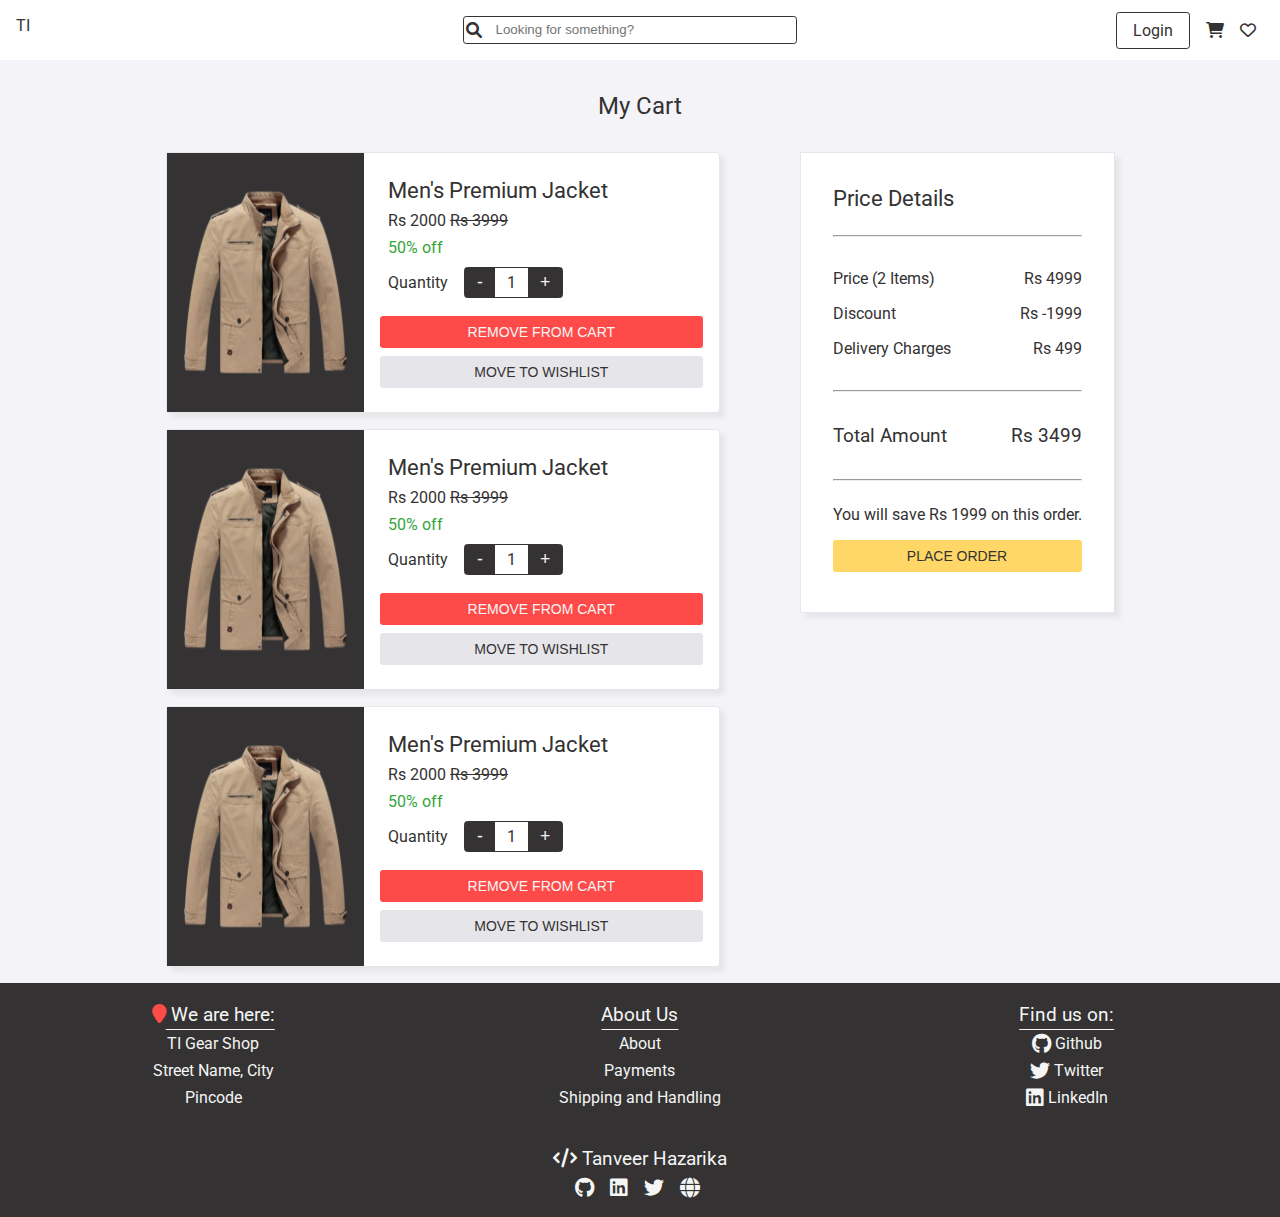
<file: routes/cart.html>
<!DOCTYPE html>
<html lang="en">

<head>
    <meta charset="UTF-8">
    <meta http-equiv="X-UA-Compatible" content="IE=edge">
    <meta name="viewport" content="width=device-width, initial-scale=1.0">
    <title>TI | Cart</title>

    <!-- Google fonts material icons -->
    <link href="https://fonts.googleapis.com/css2?family=Material+Icons" rel="stylesheet">

    <!-- Font Awesome CDN -->
    <link rel="stylesheet" href="https://cdnjs.cloudflare.com/ajax/libs/font-awesome/6.0.0/css/all.min.css" />

    <!-- <link rel="stylesheet" href="../css/nav-main.css" /> -->
    <link rel="stylesheet" href="../css/main.css">
</head>

<body>
    <!-- Primary container / body wrapper -->
    <div class="primary-container">
        <nav class="nav-main">
            <!-- Nav left -->
            <ul class="nav-main-left nav-main-ul">
                <li class="nav-main-li">
                    <a href="../index.html" class="nav-main-item">TI</a>
                </li>
            </ul>

            <!-- Nav middle -->
            <ul class="nav-main-middle nav-main-ul">
                <li class="nav-main-li">
                    <label for="nav-main-search" class="nav-item-search">
                        <i class="fa-solid fa-magnifying-glass nav-main-middle-icn"></i>
                        <input class="nav-item-search-input" type="text" placeholder="Looking for something?"
                            name="nav-search" />
                    </label>
                </li>
            </ul>

            <!-- Nav right -->
            <ul class="nav-main-right nav-main-ul">
                <li class="nav-main-li">
                    <a href="./login.html" class="nav-main-item nav-btn-login">Login</a>
                </li>
                <li class="nav-main-li">
                    <a href="./cart.html" class="nav-main-item">
                        <i class="fa-solid fa-cart-shopping"></i>
                    </a>
                </li>
                <li class="nav-main-li">
                    <a href="./wishlist.html" class="nav-main-item">
                        <i class="fa-regular fa-heart"></i>
                    </a>
                </li>
            </ul>
        </nav>

        <!-- Nav main ends -->

        <!-- Cart body -->

        <div class="cart-parent">
            <div class="cart-header">
                My Cart
            </div>


            <div class="cart-body-container">
                <div class="cart-body">

                    <!-- Cart Items -->

                    <div class="cart-items">
                        <div class="cart-item-card">
                            <img src="../assets/carousel/jacket.svg" 
                                alt="cart item image"
                                class="cart-item-img" />
                            <div class="cart-item-details">
                                <div class="cart-item-info">
                                    <p class="item-name">
                                        Men's Premium Jacket
                                    </p>
                                    <p class="item-price">Rs 2000 <strike>Rs 3999</strike> </p>
                                    <p class="item-discount">50% off</p>
                                    <div class="item-quantity">
                                        <p>Quantity</p>
                                        <div class="item-qty">
                                            <button class="item-qty-btn item-qty-minus">-</button>
                                            <div class="qty">1</div>
                                            <button class="item-qty-btn item-qty-add">+</button>
                                        </div>
                                    </div>
                                </div>
                                <div class="item-buttons">
                                    <button class="item-card-btn item-btn-cart">Remove From Cart</button>
                                    <button class="item-card-btn item-btn-wishlist">Move to Wishlist</button>
                                </div>
                            </div>
                        </div>

                        <div class="cart-item-card">
                            <img src="../assets/carousel/jacket.svg" 
                                alt="cart item image"
                                class="cart-item-img" />
                            <div class="cart-item-details">
                                <div class="cart-item-info">
                                    <p class="item-name">
                                        Men's Premium Jacket
                                    </p>
                                    <p class="item-price">Rs 2000 <strike>Rs 3999</strike> </p>
                                    <p class="item-discount">50% off</p>
                                    <div class="item-quantity">
                                        <p>Quantity</p>
                                        <div class="item-qty">
                                            <button class="item-qty-btn item-qty-minus">-</button>
                                            <div class="qty">1</div>
                                            <button class="item-qty-btn item-qty-add">+</button>
                                        </div>
                                    </div>
                                </div>
                                <div class="item-buttons">
                                    <button class="item-card-btn item-btn-cart">Remove From Cart</button>
                                    <button class="item-card-btn item-btn-wishlist">Move to Wishlist</button>
                                </div>
                            </div>
                        </div>

                        <div class="cart-item-card">
                            <img src="../assets/carousel/jacket.svg" 
                                alt="cart item image"
                                class="cart-item-img" />
                            <div class="cart-item-details">
                                <div class="cart-item-info">
                                    <p class="item-name">
                                        Men's Premium Jacket
                                    </p>
                                    <p class="item-price">Rs 2000 <strike>Rs 3999</strike> </p>
                                    <p class="item-discount">50% off</p>
                                    <div class="item-quantity">
                                        <p>Quantity</p>
                                        <div class="item-qty">
                                            <button class="item-qty-btn item-qty-minus">-</button>
                                            <div class="qty">1</div>
                                            <button class="item-qty-btn item-qty-add">+</button>
                                        </div>
                                    </div>
                                </div>
                                <div class="item-buttons">
                                    <button class="item-card-btn item-btn-cart">Remove From Cart</button>
                                    <button class="item-card-btn item-btn-wishlist">Move to Wishlist</button>
                                </div>
                            </div>
                        </div>
                    </div>

                    <!-- Cart Items -->

                    <!-- Cart Summary -->

                    <div class="cart-summary">
                        <div class="cart-summary-head">
                            Price Details
                        </div>
                        <hr />
                        <ul class="cart-summary-items">
                            <ul class="cart-summary-item">
                                <li class="summary-item">Price (2 Items)</li>
                                <li class="summary-item">Rs 4999</li>
                            </ul>

                            <ul class="cart-summary-item">
                                <li class="summary-item">Discount</li>
                                <li class="summary-item">Rs -1999</li>
                            </ul>

                            <ul class="cart-summary-item">
                                <li class="summary-item">Delivery Charges</li>
                                <li class="summary-item">Rs 499</li>
                            </ul>
                        </ul>
                        <hr />
                        <div class="cart-summary-total">
                            <ul class="cart-summary-item">
                                <li class="summary-item summary-total-item">Total Amount</li>
                                <li class="summary-item summary-total-item">Rs 3499</li>
                            </ul>
                        </div>
                        <hr />
                        <div class="cart-summary-savings">
                            You will save Rs 1999 on this order.
                        </div>

                        <div class="item-buttons">
                            <button class="item-card-btn summary-btn">Place Order</button>
                        </div>

                    </div>
                    
                    <!-- Cart Summary Ends -->
                
                </div>
            </div>
        </div>

        <!-- Cart body ends -->
    </div>

    <!-- Primary container ends -->

    <!-- Footer begins -->

    <footer class="footer">

        <ul class="footer-address footer-ul">
            <li class="footer-item footer-item-header">
                <i class="fa-solid fa-location-pin footer-location-icn"></i> We are here:
            </li>
            <li class="footer-item">
                TI Gear Shop
            </li>
            <li class="footer-item">
                Street Name, City
            </li>
            <li class="footer-item">
                Pincode
            </li>
        </ul>
        
        <ul class="footer-about footer-ul">
            <li class="footer-item footer-item-header">
                About Us
            </li>
            <li class="footer-item">
                <a href="#" class="footer-links">About</a>
            </li>
            <li class="footer-item">
                <a href="#" class="footer-links">Payments</a>
            </li>
            <li class="footer-item">
                <a href="#" class="footer-links">Shipping and Handling</a>
            </li>
        </ul>

        <ul class="footer-ul">
            <li class="footer-item footer-item-header">
                Find us on:
            </li>
            <li class="footer-item">
                <a class="footer-links" href="#" target="_blank"><i
                        class="fab fa-github fa-lg social-icn"></i>Github</a>
            </li>
            <li class="footer-item">
                <a class="footer-links" href="#" target="_blank"><i
                        class="fab fa-twitter fa-lg social-icn"></i>Twitter</a>
            </li>
            <li class="footer-item">
                <a class="footer-links" href="#" target="_blank"><i
                        class="fab fa-linkedin fa-lg social-icn"></i>LinkedIn</a>
            </li>
        </ul>

        <ul class="footer-socials-list">
            <li class="footer-item footer-item-header">
                <i class="fa-solid fa-code"></i> Tanveer Hazarika
            </li>
            <div>
                <li class="footer-item">
                    <a class="footer-links" href="https://www.github.com/tanveertkd" target="_blank"><i
                            class="fab fa-github fa-lg social-icn"></i></a>
                </li>
                <li class="footer-item">
                    <a class="footer-links" href="https://www.linkedin.com/in/tanveer-hazarika/" target="_blank"><i
                            class="fab fa-linkedin fa-lg social-icn"></i></a>
                </li>
                <li class="footer-item">
                    <a class="footer-links" href="https://twitter.com/HazarikaTanveer" target="_blank"><i
                            class="fab fa-twitter fa-lg social-icn"></i></a>
                </li class="footer-item">
    
                <li class="footer-item">
                    <a class="footer-links" href="https://tanveerswebsite.netlify.app/" target="_blank"><i
                            class="fas fa-globe fa-lg social-icn"></i></a>
                </li>
            </div>
        </ul>

    </footer>

    <!-- Footer Ends -->
</body>

</html>
</file>
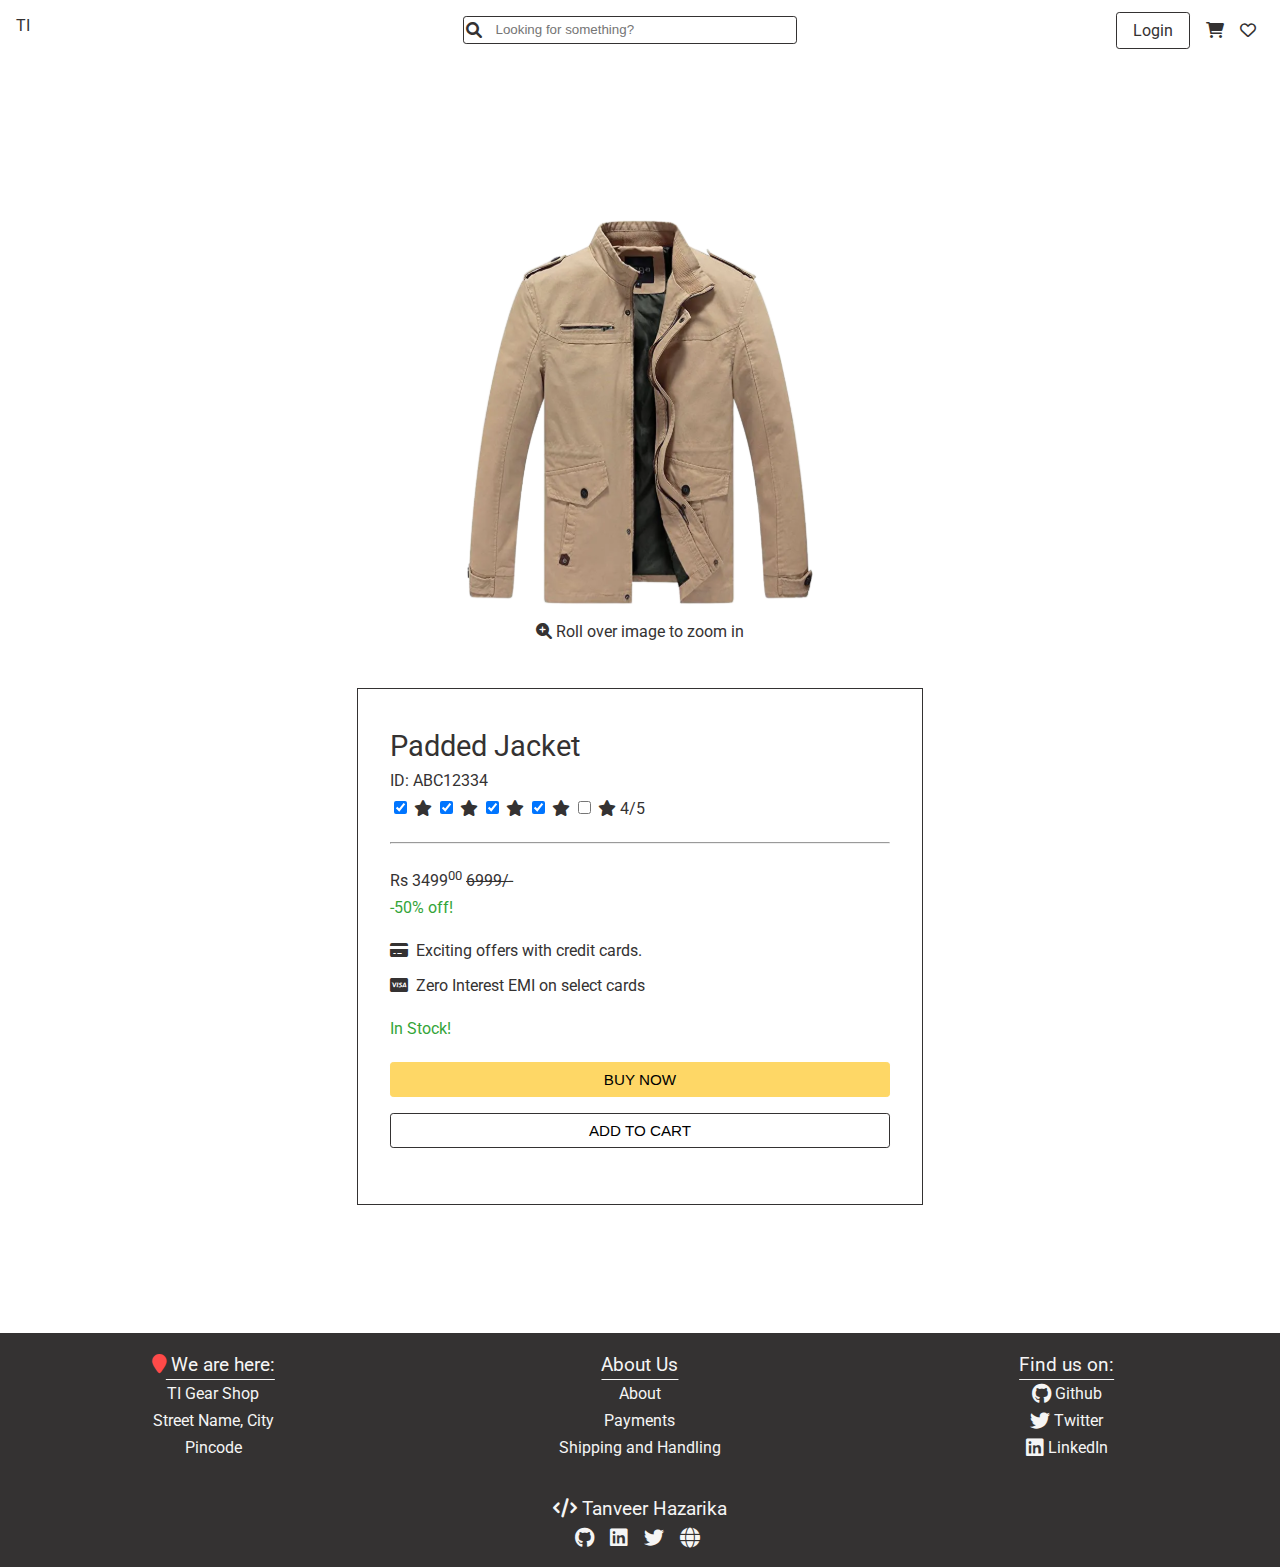
<file: routes/product-item.html>
<!DOCTYPE html>
<html lang="en">
<head>
    <meta charset="UTF-8">
    <meta http-equiv="X-UA-Compatible" content="IE=edge">
    <meta name="viewport" content="width=device-width, initial-scale=1.0">
    <title>TI | Product</title>

    <!-- Google fonts material icons -->
    <link href="https://fonts.googleapis.com/css2?family=Material+Icons" rel="stylesheet">

    <!-- Font Awesome CDN -->
    <link rel="stylesheet" href="https://cdnjs.cloudflare.com/ajax/libs/font-awesome/6.0.0/css/all.min.css" />

    <!--TI-UI stylesheet-->
    <link rel="stylesheet" href="https://ti-ui.netlify.app/css/all.css" />
    <link rel="stylesheet" href="../css/main.css">
</head>
<body>
    <div class="primary-container">

        <nav class="nav-main">
            <!-- Nav left -->
            <ul class="nav-main-left nav-main-ul">
                <li class="nav-main-li">
                    <a href="../index.html" class="nav-main-item">TI</a>
                </li>
            </ul>

            <!-- Nav middle -->
            <ul class="nav-main-middle nav-main-ul">
                <li class="nav-main-li">
                    <label for="nav-main-search" class="nav-item-search">
                        <i class="fa-solid fa-magnifying-glass nav-main-middle-icn"></i>
                        <input class="nav-item-search-input" type="text" placeholder="Looking for something?"
                            name="nav-search" />
                    </label>
                </li>
            </ul>

            <!-- Nav right -->
            <ul class="nav-main-right nav-main-ul">
                <li class="nav-main-li">
                    <a href="./login.html" class="nav-main-item nav-btn-login">Login</a>
                </li>
                <li class="nav-main-li">
                    <a href="./cart.html" class="nav-main-item">
                        <i class="fa-solid fa-cart-shopping"></i>
                    </a>
                </li>
                <li class="nav-main-li">
                    <a href="./wishlist.html" class="nav-main-item">
                        <i class="fa-regular fa-heart"></i>
                    </a>
                </li>
            </ul>
        </nav>

        <!-- Nav main ends -->
        
        <!-- Product Item Body -->

        <div class="product-item-body">
            <div class="section-left">
                <img src="../assets/carousel/jacket.svg" alt="product image" class="product-image"/>
                <p><i class="fa-solid fa-magnifying-glass-plus"></i> Roll over image to zoom in</p>
            </div>
            <div class="section-right">
                <p class="product-title">
                    Padded Jacket
                </p>

                <p class="product-id">
                    ID: ABC12334
                </p>

                <form class="rating-form">
                    <div class="rating-container">
                      <label>
                        <input type="checkbox" class="rating" value="1" name="radio" checked/>
                        <i class="fas fa-star rating-icn"></i>
                      </label>
                      <label>
                        <input type="checkbox" class="rating" value="2" name="radio" checked/>
                        <i class="fas fa-star rating-icn"></i>
                      </label>
                      <label>
                        <input type="checkbox" class="rating" value="3" name="radio" checked/>
                        <i class="fas fa-star rating-icn"></i>
                      </label>
                      <label>
                        <input type="checkbox" class="rating" value="4" name="radio" checked/>
                        <i class="fas fa-star rating-icn"></i>
                      </label>
                      <label>
                        <input type="checkbox" class="rating" value="5" name="radio" />
                        <i class="fas fa-star rating-icn"></i>
                      </label>
                      4/5
                    </div>
                </form>

                <hr>

                <p class="item-price">
                    Rs 3499<sup>00</sup> <strike>6999/-</strike>
                </p>
                <p class="item-discount">
                    -50% off!
                </p>
                
                <div class="item-offer-container">
                    <p class="item-payment-offers">
                        <i class="fa-solid fa-credit-card item-payment-icn"></i>Exciting offers with credit cards.
                    </p>
    
                    <p class="item-payment-offers">
                        <i class="fa-brands fa-cc-visa item-payment-icn"></i>Zero Interest EMI on select cards
                    </p>
                </div>
                
                <p class="item-stock">
                    In Stock!
                </p>

                <div class="product-button-container">
                    <button class="prod-btn btn-cta-buy">Buy Now</button>
                    <button class="prod-btn btn-cta-cart">Add to Cart</button>
                </div>
    
            </div>
        </div>

        

        <!-- Footer begins -->
    
    <footer class="footer">

        <ul class="footer-address footer-ul">
            <li class="footer-item footer-item-header">
                <i class="fa-solid fa-location-pin footer-location-icn"></i> We are here:
            </li>
            <li class="footer-item">
                TI Gear Shop
            </li>
            <li class="footer-item">
                Street Name, City
            </li>
            <li class="footer-item">
                Pincode
            </li>
        </ul>
        
        <ul class="footer-about footer-ul">
            <li class="footer-item footer-item-header">
                About Us
            </li>
            <li class="footer-item">
                <a href="#" class="footer-links">About</a>
            </li>
            <li class="footer-item">
                <a href="#" class="footer-links">Payments</a>
            </li>
            <li class="footer-item">
                <a href="#" class="footer-links">Shipping and Handling</a>
            </li>
        </ul>

        <ul class="footer-ul">
            <li class="footer-item footer-item-header">
                Find us on:
            </li>
            <li class="footer-item">
                <a class="footer-links" href="#" target="_blank"><i
                        class="fab fa-github fa-lg social-icn"></i>Github</a>
            </li>
            <li class="footer-item">
                <a class="footer-links" href="#" target="_blank"><i
                        class="fab fa-twitter fa-lg social-icn"></i>Twitter</a>
            </li>
            <li class="footer-item">
                <a class="footer-links" href="#" target="_blank"><i
                        class="fab fa-linkedin fa-lg social-icn"></i>LinkedIn</a>
            </li>
        </ul>

        <ul class="footer-socials-list">
            <li class="footer-item footer-item-header">
                <i class="fa-solid fa-code"></i> Tanveer Hazarika
            </li>
            <div>
                <li class="footer-item">
                    <a class="footer-links" href="https://www.github.com/tanveertkd" target="_blank"><i
                            class="fab fa-github fa-lg social-icn"></i></a>
                </li>
                <li class="footer-item">
                    <a class="footer-links" href="https://www.linkedin.com/in/tanveer-hazarika/" target="_blank"><i
                            class="fab fa-linkedin fa-lg social-icn"></i></a>
                </li>
                <li class="footer-item">
                    <a class="footer-links" href="https://twitter.com/HazarikaTanveer" target="_blank"><i
                            class="fab fa-twitter fa-lg social-icn"></i></a>
                </li class="footer-item">
    
                <li class="footer-item">
                    <a class="footer-links" href="https://tanveerswebsite.netlify.app/" target="_blank"><i
                            class="fas fa-globe fa-lg social-icn"></i></a>
                </li>
            </div>
        </ul>

    </footer>
    
    <!-- Footer Ends -->

    </div>
</body>
</html>
</file>
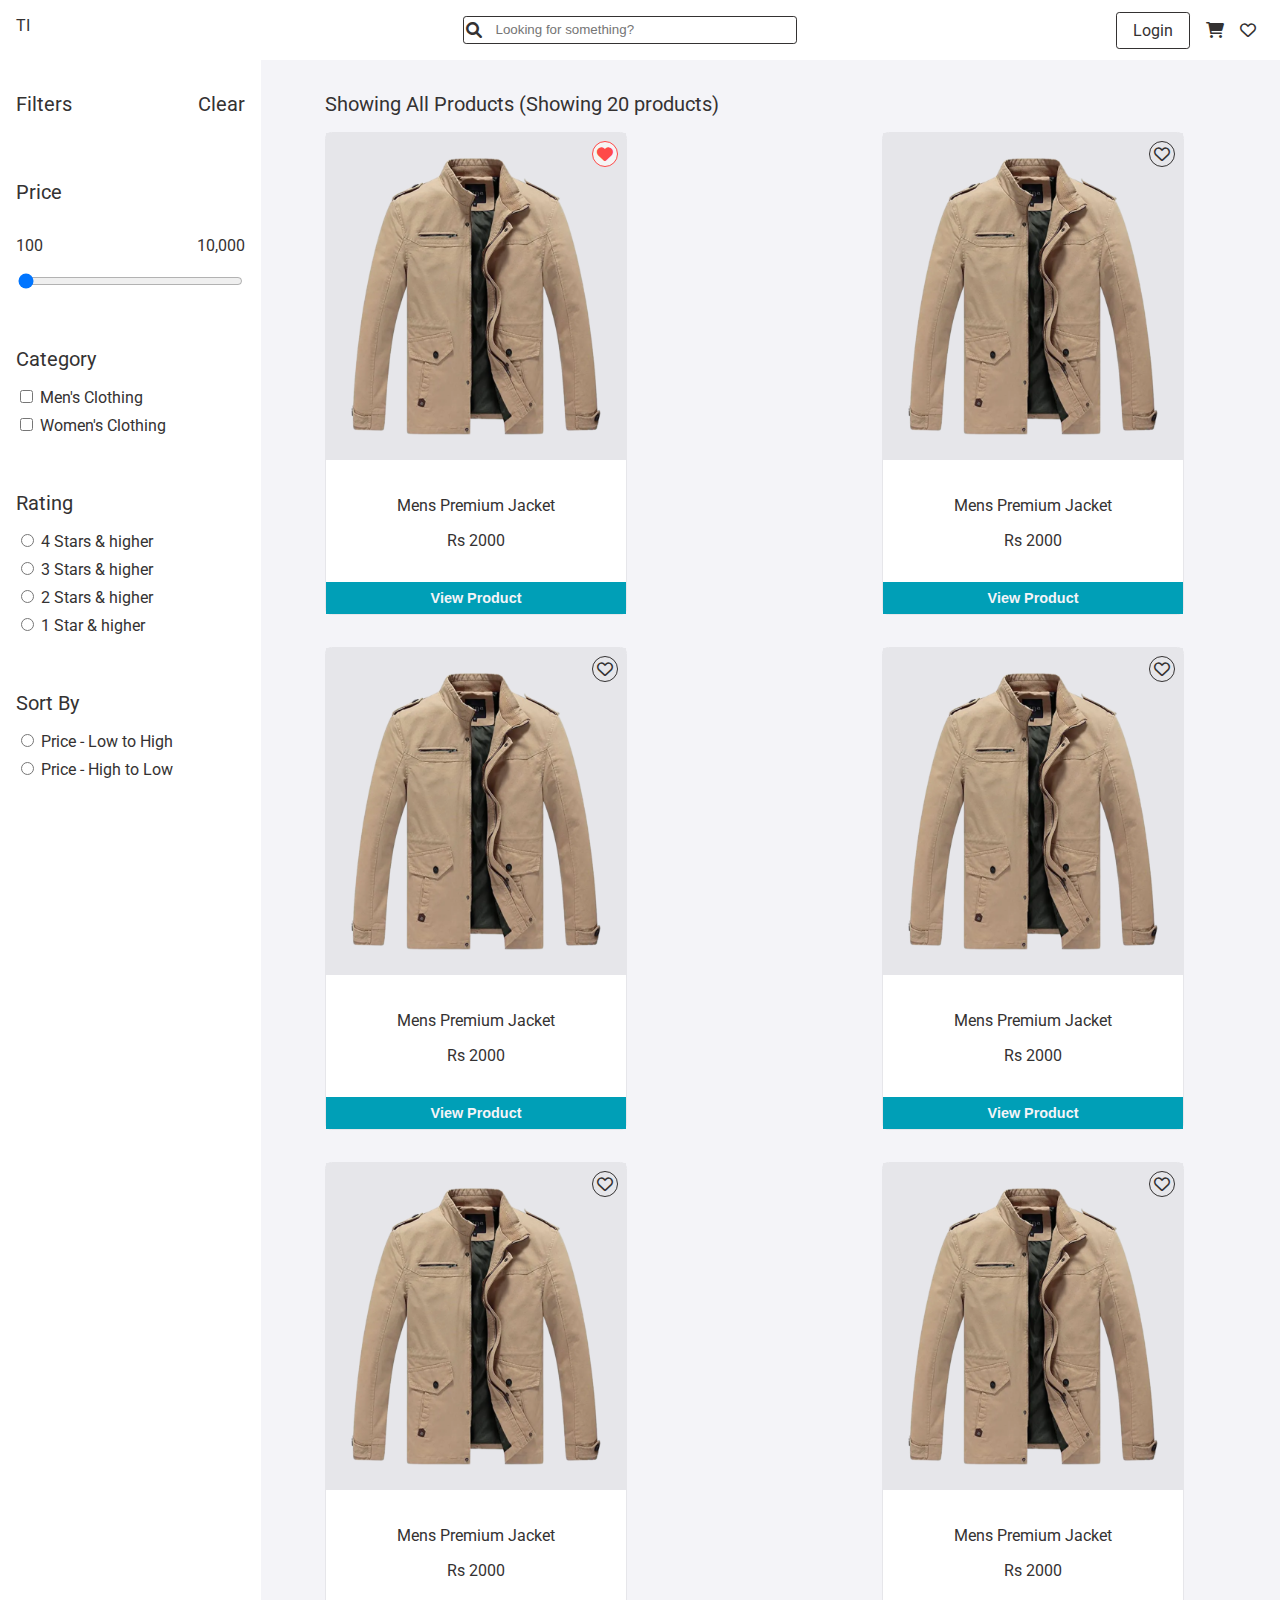
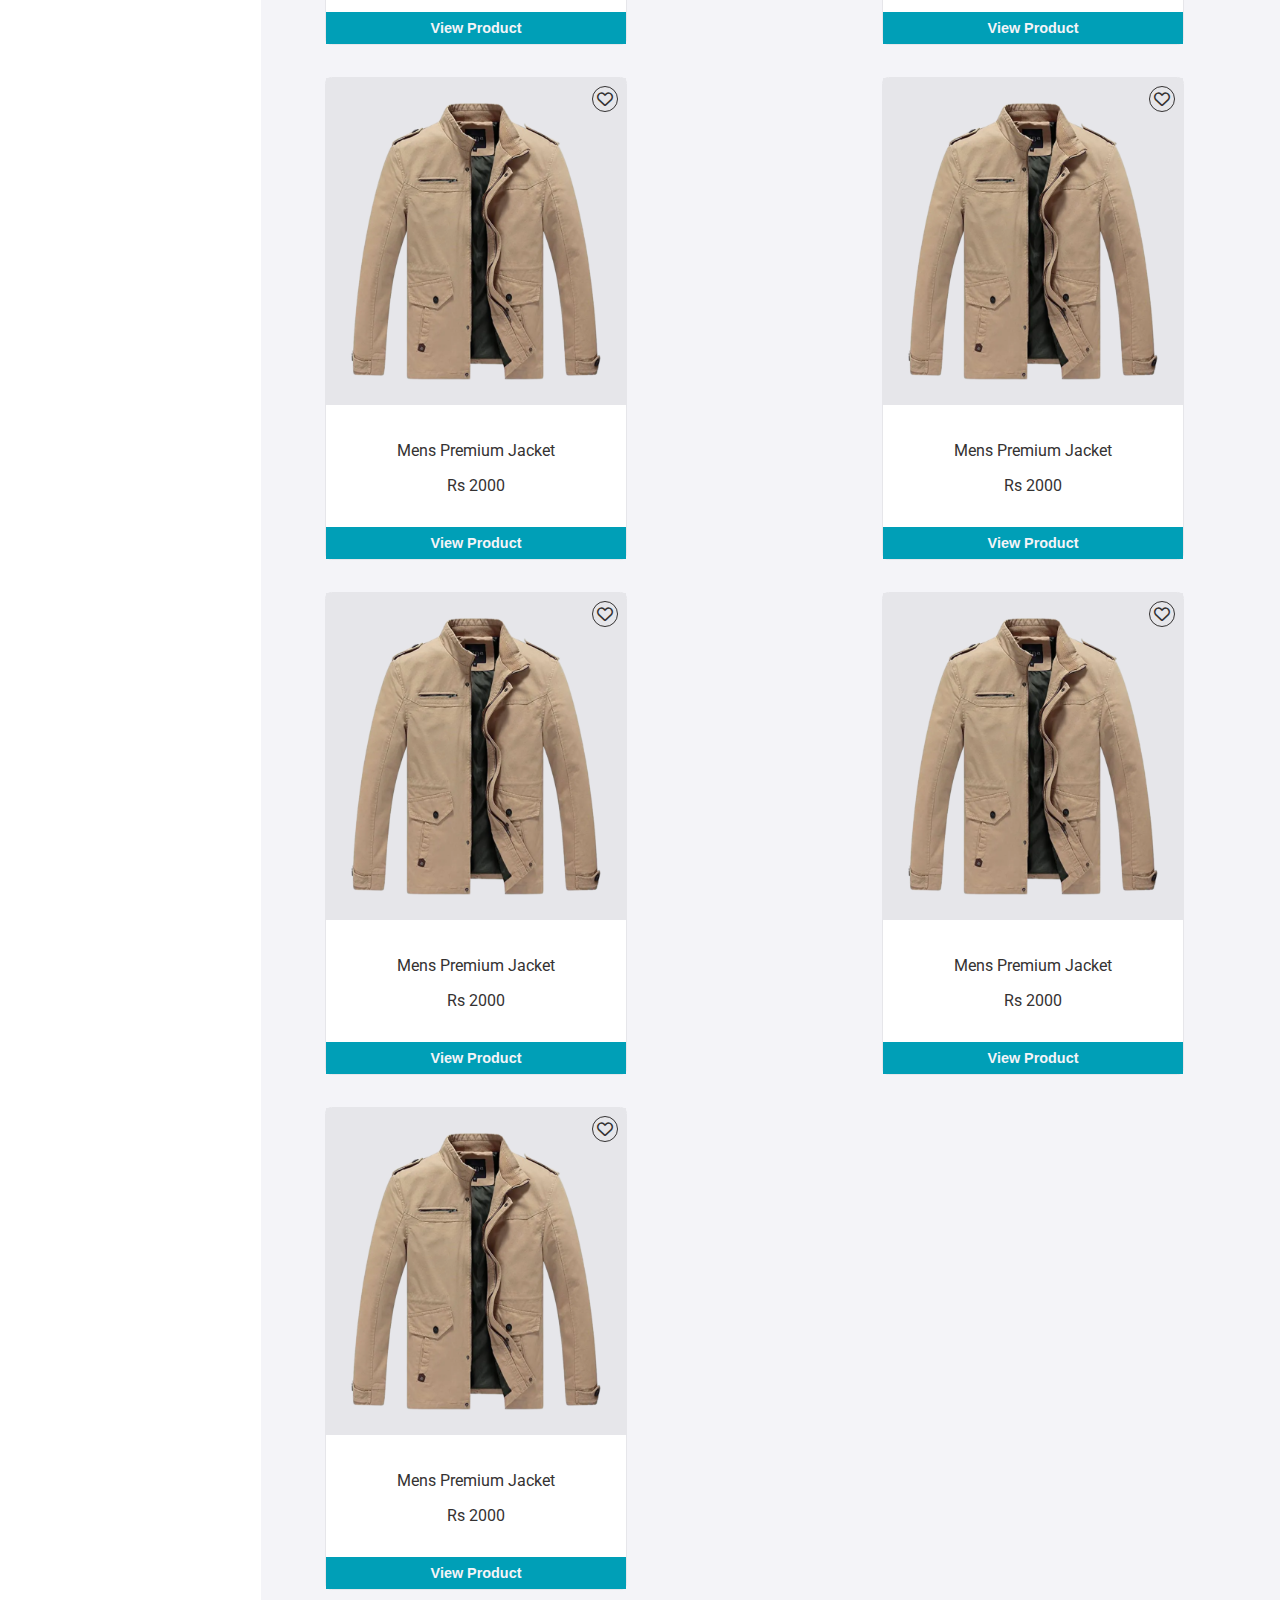
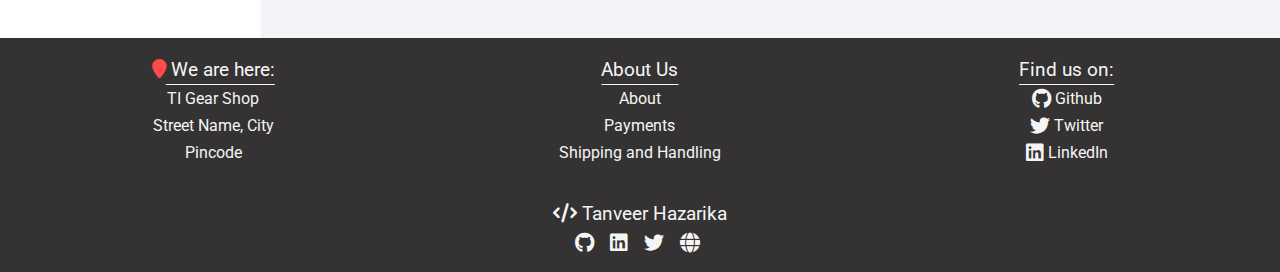
<file: routes/product.html>
<!DOCTYPE html>
<html lang="en">
<head>
    <meta charset="UTF-8">
    <meta http-equiv="X-UA-Compatible" content="IE=edge">
    <meta name="viewport" content="width=device-width, initial-scale=1.0">
    <title>TI | Product</title>

    <!-- Google fonts material icons -->
    <link href="https://fonts.googleapis.com/css2?family=Material+Icons" rel="stylesheet">

    <!-- Font Awesome CDN -->
    <link rel="stylesheet" href="https://cdnjs.cloudflare.com/ajax/libs/font-awesome/6.0.0/css/all.min.css" />

    <!-- <link rel="stylesheet" href="../css/nav-main.css" /> -->
    <link rel="stylesheet" href="../css/main.css">
</head>
<body>
    <!-- Primary container / body wrapper -->
    <div class="primary-container">
        <nav class="nav-main">
            <!-- Nav left -->
            <ul class="nav-main-left nav-main-ul">
                <li class="nav-main-li">
                    <a href="../index.html" class="nav-main-item">TI</a>
                </li>
            </ul>

            <!-- Nav middle -->
            <ul class="nav-main-middle nav-main-ul">
                <li class="nav-main-li">
                    <label for="nav-main-search" class="nav-item-search">
                        <i class="fa-solid fa-magnifying-glass nav-main-middle-icn"></i>
                        <input class="nav-item-search-input" type="text" placeholder="Looking for something?"
                            name="nav-search" />
                    </label>
                </li>
            </ul>

            <!-- Nav right -->
            <ul class="nav-main-right nav-main-ul">
                <li class="nav-main-li">
                    <a href="./login.html" class="nav-main-item nav-btn-login">Login</a>
                </li>
                <li class="nav-main-li">
                    <a href="./cart.html" class="nav-main-item">
                        <i class="fa-solid fa-cart-shopping"></i>
                    </a>
                </li>
                <li class="nav-main-li">
                    <a href="./wishlist.html" class="nav-main-item">
                        <i class="fa-regular fa-heart"></i>
                    </a>
                </li>
            </ul>
        </nav>

        <!-- Nav main ends -->
    
        <!-- Nav Sidebar Starts -->
        
        <div class="primary-product-body">
            <div class="nav-sidebar-container">
            
                <!-- Section 1 -->
                <ul class="nav-sidebar-ul nav-section-1">
                    <li class="sidebar-header">
                        Filters
                    </li>
                    <li class="sidebar-header">
                        Clear
                    </li>
                </ul>
    
                <!-- Section 2 -->
                <ul class="nav-sidebar-ul">
                    <li class="sidebar-header">
                        Price
                    </li>
    
                    <li class="sidebar-item">
                        <div class="slider-container">
                            <div class="slider-values">
                                <p>100</p>
                                <p>10,000</p>
                            </div>
                            <div class="slider">
                              <input type="range" min="100" max="10000" value="100" class="slider" />
                            </div>
                        </div>
                    </li>
                </ul>
    
                <!-- Section 3 -->
                <ul class="nav-sidebar-ul">
                    <li class="sidebar-header">
                        Category
                    </li>
                    <li class="sidebar-item">
                        <div class="sidebar-item-checkbox">
                            <input type="checkbox" id="sidebar-cb" value="mens">
                            <label for="sidebar-cb"> Men's Clothing</label>
                        </div>
                    </li>
                    <li class="sidebar-item">
                        <div class="sidebar-item-checkbox">
                            <input type="checkbox" id="sidebar-cb" value="womens">
                            <label for="sidebar-cb"> Women's Clothing</label>
                        </div>
                    </li>
                </ul>
    
                <!-- Section 4 -->
                <ul class="nav-sidebar-ul">
                    <li class="sidebar-header">
                        Rating
                    </li>
    
                    <li class="sidebar-item">
                        <div class="sidebar-item-rating">
                            <input type="radio" id="sidebar-radio" name="rating-radio">
                            <label for="sidebar-radio"> 4 Stars & higher</label>
                        </div>
                    </li>
                    <li class="sidebar-item">
                        <div class="sidebar-item-rating">
                            <input type="radio" id="sidebar-radio" name="rating-radio">
                            <label for="sidebar-radio"> 3 Stars & higher</label>
                        </div>
                    </li>
                    <li class="sidebar-item">
                        <div class="sidebar-item-rating">
                            <input type="radio" id="sidebar-radio" name="rating-radio">
                            <label for="sidebar-radio"> 2 Stars & higher</label>
                        </div>
                    </li>
                    <li class="sidebar-item">
                        <div class="sidebar-item-rating">
                            <input type="radio" id="sidebar-radio" name="rating-radio">
                            <label for="sidebar-radio"> 1 Star & higher</label>
                        </div>
                    </li>
                </ul>

                <!-- Section 5 -->
                <ul class="nav-sidebar-ul">
                    <li class="sidebar-header">
                        Sort By
                    </li>
        
                    <li class="sidebar-item">
                        <div class="sidebar-item-sort">
                            <input type="radio" id="sidebar-radio" name="sort-radio">
                            <label for="sidebar-radio"> Price - Low to High</label>
                        </div>
                    </li>
                    
                    <li class="sidebar-item">
                        <div class="sidebar-item-sort">
                            <input type="radio" id="sidebar-radio" name="sort-radio">
                            <label for="sidebar-radio"> Price - High to Low</label>
                        </div>
                    </li>
                </ul>
        
                <!-- Nav Sidebar Ends -->
            </div>
    
            <!-- Product Body Starts -->
    
            <div class="product-body-container">

                <div class="product-body-header">
                    Showing All Products (Showing 20 products)
                </div>

                <div class="sidebar-responsive">
                    Filters
                    <i class="fas fa-regular fa-filter filter-icn"></i>
                </div>

                <div class="product-body-cards">
                    <div class="product-card">
                        <div class="card-top-half">
                            <i class="fas fa-regular fa-heart product-fav-icn fav-active"></i>
                            <img src="../assets/carousel/jacket.svg" alt="product body asset" class="product-body-asset" />
                            <div class="card-top-half-text">
                                <p class="product-item-title">Mens Premium Jacket</p>
                                <p class="product-item-price">Rs 2000</p>
                            </div>
                        </div>
                        <a href="./product-item.html"> 
                            <button class="product-item-cta product-cta-active">View Product</button> 
                        </a>
                    </div>

                    <div class="product-card">
                        <div class="card-top-half">
                            <i class="fa-regular fa-heart product-fav-icn"></i>
                            <img src="../assets/carousel/jacket.svg" alt="product body asset" class="product-body-asset" />
                            <div class="card-top-half-text">
                                <p class="product-item-title">Mens Premium Jacket</p>
                                <p class="product-item-price">Rs 2000</p>
                            </div>
                        </div>
                        <a href="./product-item.html"> 
                            <button class="product-item-cta product-cta-active">View Product</button> 
                        </a>
                    </div>

                    <div class="product-card">
                        <div class="card-top-half">
                            <i class="fa-regular fa-heart product-fav-icn"></i>
                            <img src="../assets/carousel/jacket.svg" alt="product body asset" class="product-body-asset" />
                            <div class="card-top-half-text">
                                <p class="product-item-title">Mens Premium Jacket</p>
                                <p class="product-item-price">Rs 2000</p>
                            </div>
                        </div>
                        <a href="./product-item.html"> 
                            <button class="product-item-cta product-cta-active">View Product</button> 
                        </a>
                    </div>

                    <div class="product-card">
                        <div class="card-top-half">
                            <i class="fa-regular fa-heart product-fav-icn"></i>
                            <img src="../assets/carousel/jacket.svg" alt="product body asset" class="product-body-asset" />
                            <div class="card-top-half-text">
                                <p class="product-item-title">Mens Premium Jacket</p>
                                <p class="product-item-price">Rs 2000</p>
                            </div>
                        </div>
                        <a href="./product-item.html"> 
                            <button class="product-item-cta product-cta-active">View Product</button> 
                        </a>
                    </div>

                    <div class="product-card">
                        <div class="card-top-half">
                            <i class="fa-regular fa-heart product-fav-icn"></i>
                            <img src="../assets/carousel/jacket.svg" alt="product body asset" class="product-body-asset" />
                            <div class="card-top-half-text">
                                <p class="product-item-title">Mens Premium Jacket</p>
                                <p class="product-item-price">Rs 2000</p>
                            </div>
                        </div>
                        <a href="./product-item.html"> 
                            <button class="product-item-cta product-cta-active">View Product</button> 
                        </a>
                    </div>

                    <div class="product-card">
                        <div class="card-top-half">
                            <i class="fa-regular fa-heart product-fav-icn"></i>
                            <img src="../assets/carousel/jacket.svg" alt="product body asset" class="product-body-asset" />
                            <div class="card-top-half-text">
                                <p class="product-item-title">Mens Premium Jacket</p>
                                <p class="product-item-price">Rs 2000</p>
                            </div>
                        </div>
                        <a href="./product-item.html"> 
                            <button class="product-item-cta product-cta-active">View Product</button> 
                        </a>
                    </div>

                    <div class="product-card">
                        <div class="card-top-half">
                            <i class="fa-regular fa-heart product-fav-icn"></i>
                            <img src="../assets/carousel/jacket.svg" alt="product body asset" class="product-body-asset" />
                            <div class="card-top-half-text">
                                <p class="product-item-title">Mens Premium Jacket</p>
                                <p class="product-item-price">Rs 2000</p>
                            </div>
                        </div>
                        <a href="./product-item.html"> 
                            <button class="product-item-cta product-cta-active">View Product</button> 
                        </a>
                    </div>

                    <div class="product-card">
                        <div class="card-top-half">
                            <i class="fa-regular fa-heart product-fav-icn"></i>
                            <img src="../assets/carousel/jacket.svg" alt="product body asset" class="product-body-asset" />
                            <div class="card-top-half-text">
                                <p class="product-item-title">Mens Premium Jacket</p>
                                <p class="product-item-price">Rs 2000</p>
                            </div>
                        </div>
                        <a href="./product-item.html"> 
                            <button class="product-item-cta product-cta-active">View Product</button> 
                        </a>
                    </div>

                    <div class="product-card">
                        <div class="card-top-half">
                            <i class="fa-regular fa-heart product-fav-icn"></i>
                            <img src="../assets/carousel/jacket.svg" alt="product body asset" class="product-body-asset" />
                            <div class="card-top-half-text">
                                <p class="product-item-title">Mens Premium Jacket</p>
                                <p class="product-item-price">Rs 2000</p>
                            </div>
                        </div>
                        <a href="./product-item.html"> 
                            <button class="product-item-cta product-cta-active">View Product</button> 
                        </a>
                    </div>

                    <div class="product-card">
                        <div class="card-top-half">
                            <i class="fa-regular fa-heart product-fav-icn"></i>
                            <img src="../assets/carousel/jacket.svg" alt="product body asset" class="product-body-asset" />
                            <div class="card-top-half-text">
                                <p class="product-item-title">Mens Premium Jacket</p>
                                <p class="product-item-price">Rs 2000</p>
                            </div>
                        </div>
                        <a href="./product-item.html"> 
                            <button class="product-item-cta product-cta-active">View Product</button> 
                        </a>
                    </div>

                    <div class="product-card">
                        <div class="card-top-half">
                            <i class="fa-regular fa-heart product-fav-icn"></i>
                            <img src="../assets/carousel/jacket.svg" alt="product body asset" class="product-body-asset" />
                            <div class="card-top-half-text">
                                <p class="product-item-title">Mens Premium Jacket</p>
                                <p class="product-item-price">Rs 2000</p>
                            </div>
                        </div>
                        <a href="./product-item.html"> 
                            <button class="product-item-cta product-cta-active">View Product</button> 
                        </a>
                    </div>
                </div>
    
            <!-- Product Body Ends -->
        </div>
    </div>

    <!-- Primary container ends -->
    
    <!-- Footer begins -->
    
    <footer class="footer">

        <ul class="footer-address footer-ul">
            <li class="footer-item footer-item-header">
                <i class="fa-solid fa-location-pin footer-location-icn"></i> We are here:
            </li>
            <li class="footer-item">
                TI Gear Shop
            </li>
            <li class="footer-item">
                Street Name, City
            </li>
            <li class="footer-item">
                Pincode
            </li>
        </ul>
        
        <ul class="footer-about footer-ul">
            <li class="footer-item footer-item-header">
                About Us
            </li>
            <li class="footer-item">
                <a href="#" class="footer-links">About</a>
            </li>
            <li class="footer-item">
                <a href="#" class="footer-links">Payments</a>
            </li>
            <li class="footer-item">
                <a href="#" class="footer-links">Shipping and Handling</a>
            </li>
        </ul>

        <ul class="footer-ul">
            <li class="footer-item footer-item-header">
                Find us on:
            </li>
            <li class="footer-item">
                <a class="footer-links" href="#" target="_blank"><i
                        class="fab fa-github fa-lg social-icn"></i>Github</a>
            </li>
            <li class="footer-item">
                <a class="footer-links" href="#" target="_blank"><i
                        class="fab fa-twitter fa-lg social-icn"></i>Twitter</a>
            </li>
            <li class="footer-item">
                <a class="footer-links" href="#" target="_blank"><i
                        class="fab fa-linkedin fa-lg social-icn"></i>LinkedIn</a>
            </li>
        </ul>

        <ul class="footer-socials-list">
            <li class="footer-item footer-item-header">
                <i class="fa-solid fa-code"></i> Tanveer Hazarika
            </li>
            <div>
                <li class="footer-item">
                    <a class="footer-links" href="https://www.github.com/tanveertkd" target="_blank"><i
                            class="fab fa-github fa-lg social-icn"></i></a>
                </li>
                <li class="footer-item">
                    <a class="footer-links" href="https://www.linkedin.com/in/tanveer-hazarika/" target="_blank"><i
                            class="fab fa-linkedin fa-lg social-icn"></i></a>
                </li>
                <li class="footer-item">
                    <a class="footer-links" href="https://twitter.com/HazarikaTanveer" target="_blank"><i
                            class="fab fa-twitter fa-lg social-icn"></i></a>
                </li class="footer-item">
    
                <li class="footer-item">
                    <a class="footer-links" href="https://tanveerswebsite.netlify.app/" target="_blank"><i
                            class="fas fa-globe fa-lg social-icn"></i></a>
                </li>
            </div>
        </ul>

    </footer>
    
    <!-- Footer Ends -->
</body>
</html>
</file>
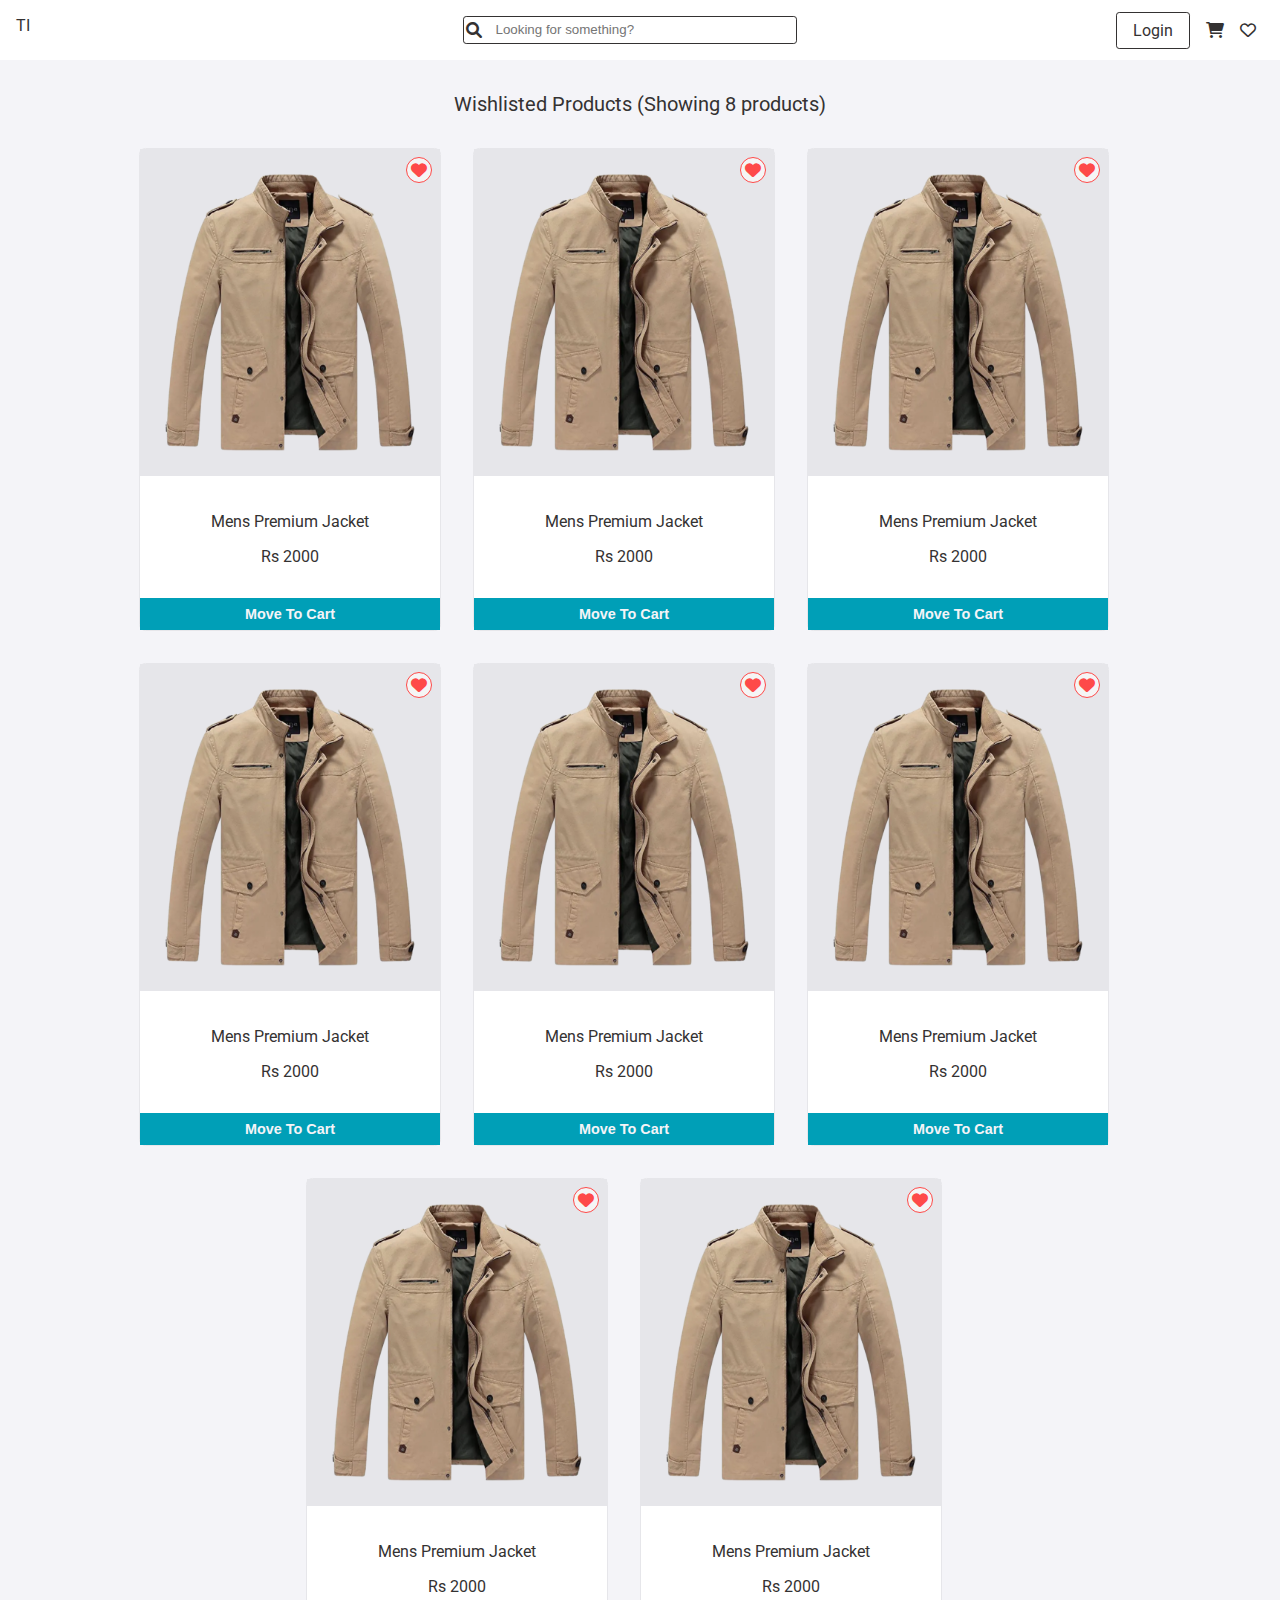
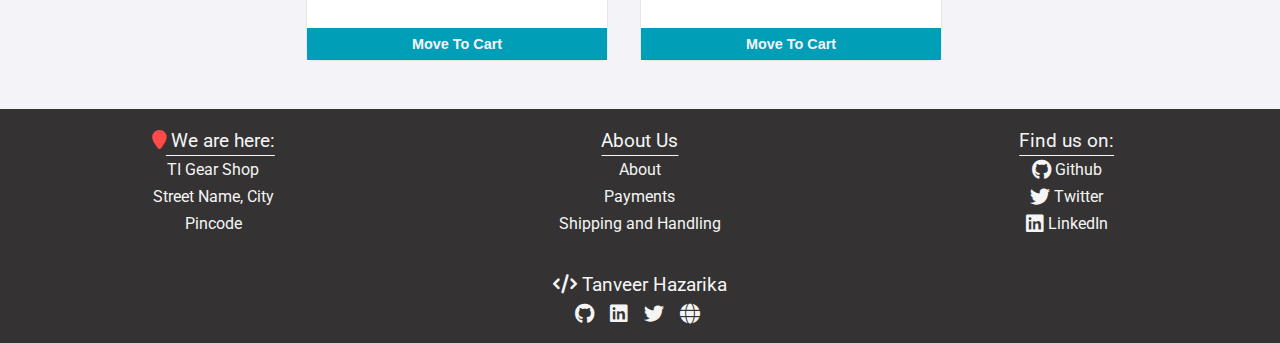
<file: routes/wishlist.html>
<!DOCTYPE html>
<html lang="en">
<head>
    <meta charset="UTF-8">
    <meta http-equiv="X-UA-Compatible" content="IE=edge">
    <meta name="viewport" content="width=device-width, initial-scale=1.0">
    <title>TI | Wishlist</title>

    <!-- Google fonts material icons -->
    <link href="https://fonts.googleapis.com/css2?family=Material+Icons" rel="stylesheet">

    <!-- Font Awesome CDN -->
    <link rel="stylesheet" href="https://cdnjs.cloudflare.com/ajax/libs/font-awesome/6.0.0/css/all.min.css" />

    <!-- <link rel="stylesheet" href="../css/nav-main.css" /> -->
    <link rel="stylesheet" href="../css/main.css">
</head>
<body>
    <!-- Primary container / body wrapper -->

    <div class="primary-container">
        <!-- Nav main starts -->
        <nav class="nav-main">
            <!-- Nav left -->
            <ul class="nav-main-left nav-main-ul">
                <li class="nav-main-li">
                    <a href="../index.html" class="nav-main-item">TI</a>
                </li>
            </ul>

            <!-- Nav middle -->
            <ul class="nav-main-middle nav-main-ul">
                <li class="nav-main-li">
                    <label for="nav-main-search" class="nav-item-search">
                        <i class="fa-solid fa-magnifying-glass nav-main-middle-icn"></i>
                        <input class="nav-item-search-input" type="text" placeholder="Looking for something?"
                            name="nav-search" />
                    </label>
                </li>
            </ul>

            <!-- Nav right -->
            <ul class="nav-main-right nav-main-ul">
                <li class="nav-main-li">
                    <a href="./login.html" class="nav-main-item nav-btn-login">Login</a>
                </li>
                <li class="nav-main-li">
                    <a href="./cart.html" class="nav-main-item">
                        <i class="fa-solid fa-cart-shopping"></i>
                    </a>
                </li>
                <li class="nav-main-li">
                    <a href="./wishlist.html" class="nav-main-item">
                        <i class="fa-regular fa-heart"></i>
                    </a>
                </li>
            </ul>
        </nav>

        <!-- Nav main ends -->

        <!-- Product/Wishlist Body Starts -->
    
        <div class="product-body-container">
            <div class="product-body-header wishlist-header">
                Wishlisted Products (Showing 8 products)
            </div>

            <div class="product-body-cards wishlist-cards">
                <div class="product-card">
                    <div class="card-top-half">
                        <i class="fas fa-regular fa-heart product-fav-icn fav-active"></i>
                        <img src="../assets/carousel/jacket.svg" alt="product body asset" class="product-body-asset" />
                        <div class="card-top-half-text">
                            <p class="product-item-title">Mens Premium Jacket</p>
                            <p class="product-item-price">Rs 2000</p>
                        </div>
                    </div>
                    <button class="product-item-cta product-cta-active">Move To Cart</button>
                </div>

                <div class="product-card">
                    <div class="card-top-half">
                        <i class="fas fa-regular fa-heart product-fav-icn fav-active"></i>
                        <img src="../assets/carousel/jacket.svg" alt="product body asset" class="product-body-asset" />
                        <div class="card-top-half-text">
                            <p class="product-item-title">Mens Premium Jacket</p>
                            <p class="product-item-price">Rs 2000</p>
                        </div>
                    </div>
                    <button class="product-item-cta product-cta-active">Move To Cart</button>
                </div>

                <div class="product-card">
                    <div class="card-top-half">
                        <i class="fas fa-regular fa-heart product-fav-icn fav-active"></i>
                        <img src="../assets/carousel/jacket.svg" alt="product body asset" class="product-body-asset" />
                        <div class="card-top-half-text">
                            <p class="product-item-title">Mens Premium Jacket</p>
                            <p class="product-item-price">Rs 2000</p>
                        </div>
                    </div>
                    <button class="product-item-cta product-cta-active">Move To Cart</button>
                </div>

                <div class="product-card">
                    <div class="card-top-half">
                        <i class="fas fa-regular fa-heart product-fav-icn fav-active"></i>
                        <img src="../assets/carousel/jacket.svg" alt="product body asset" class="product-body-asset" />
                        <div class="card-top-half-text">
                            <p class="product-item-title">Mens Premium Jacket</p>
                            <p class="product-item-price">Rs 2000</p>
                        </div>
                    </div>
                    <button class="product-item-cta product-cta-active">Move To Cart</button>
                </div>

                <div class="product-card">
                    <div class="card-top-half">
                        <i class="fas fa-regular fa-heart product-fav-icn fav-active"></i>
                        <img src="../assets/carousel/jacket.svg" alt="product body asset" class="product-body-asset" />
                        <div class="card-top-half-text">
                            <p class="product-item-title">Mens Premium Jacket</p>
                            <p class="product-item-price">Rs 2000</p>
                        </div>
                    </div>
                    <button class="product-item-cta product-cta-active">Move To Cart</button>
                </div>

                <div class="product-card">
                    <div class="card-top-half">
                        <i class="fas fa-regular fa-heart product-fav-icn fav-active"></i>
                        <img src="../assets/carousel/jacket.svg" alt="product body asset" class="product-body-asset" />
                        <div class="card-top-half-text">
                            <p class="product-item-title">Mens Premium Jacket</p>
                            <p class="product-item-price">Rs 2000</p>
                        </div>
                    </div>
                    <button class="product-item-cta product-cta-active">Move To Cart</button>
                </div>

                <div class="product-card">
                    <div class="card-top-half">
                        <i class="fas fa-regular fa-heart product-fav-icn fav-active"></i>
                        <img src="../assets/carousel/jacket.svg" alt="product body asset" class="product-body-asset" />
                        <div class="card-top-half-text">
                            <p class="product-item-title">Mens Premium Jacket</p>
                            <p class="product-item-price">Rs 2000</p>
                        </div>
                    </div>
                    <button class="product-item-cta product-cta-active">Move To Cart</button>
                </div>

                <div class="product-card">
                    <div class="card-top-half">
                        <i class="fas fa-regular fa-heart product-fav-icn fav-active"></i>
                        <img src="../assets/carousel/jacket.svg" alt="product body asset" class="product-body-asset" />
                        <div class="card-top-half-text">
                            <p class="product-item-title">Mens Premium Jacket</p>
                            <p class="product-item-price">Rs 2000</p>
                        </div>
                    </div>
                    <button class="product-item-cta product-cta-active">Move To Cart</button>
                </div>

            </div>
        </div>

        <!-- Product/Wishlist Body Ends -->
    </div>

    <!-- Primary container / body wrapper ends -->
    
    <!-- Footer begins -->
    
    <footer class="footer">

        <ul class="footer-address footer-ul">
            <li class="footer-item footer-item-header">
                <i class="fa-solid fa-location-pin footer-location-icn"></i> We are here:
            </li>
            <li class="footer-item">
                TI Gear Shop
            </li>
            <li class="footer-item">
                Street Name, City
            </li>
            <li class="footer-item">
                Pincode
            </li>
        </ul>
        
        <ul class="footer-about footer-ul">
            <li class="footer-item footer-item-header">
                About Us
            </li>
            <li class="footer-item">
                <a href="#" class="footer-links">About</a>
            </li>
            <li class="footer-item">
                <a href="#" class="footer-links">Payments</a>
            </li>
            <li class="footer-item">
                <a href="#" class="footer-links">Shipping and Handling</a>
            </li>
        </ul>

        <ul class="footer-ul">
            <li class="footer-item footer-item-header">
                Find us on:
            </li>
            <li class="footer-item">
                <a class="footer-links" href="#" target="_blank"><i
                        class="fab fa-github fa-lg social-icn"></i>Github</a>
            </li>
            <li class="footer-item">
                <a class="footer-links" href="#" target="_blank"><i
                        class="fab fa-twitter fa-lg social-icn"></i>Twitter</a>
            </li>
            <li class="footer-item">
                <a class="footer-links" href="#" target="_blank"><i
                        class="fab fa-linkedin fa-lg social-icn"></i>LinkedIn</a>
            </li>
        </ul>

        <ul class="footer-socials-list">
            <li class="footer-item footer-item-header">
                <i class="fa-solid fa-code"></i> Tanveer Hazarika
            </li>
            <div>
                <li class="footer-item">
                    <a class="footer-links" href="https://www.github.com/tanveertkd" target="_blank"><i
                            class="fab fa-github fa-lg social-icn"></i></a>
                </li>
                <li class="footer-item">
                    <a class="footer-links" href="https://www.linkedin.com/in/tanveer-hazarika/" target="_blank"><i
                            class="fab fa-linkedin fa-lg social-icn"></i></a>
                </li>
                <li class="footer-item">
                    <a class="footer-links" href="https://twitter.com/HazarikaTanveer" target="_blank"><i
                            class="fab fa-twitter fa-lg social-icn"></i></a>
                </li class="footer-item">
    
                <li class="footer-item">
                    <a class="footer-links" href="https://tanveerswebsite.netlify.app/" target="_blank"><i
                            class="fas fa-globe fa-lg social-icn"></i></a>
                </li>
            </div>
        </ul>

    </footer>
    
    <!-- Footer Ends -->
</body>
</html>
</file>
<file: css/nav-main.css>
@import url(./colors.css);

.nav-main {
    display: flex;
    justify-content: space-between;
    padding: 1rem;
}

.nav-main-ul {
    margin: 0;
    padding: 0;
}

.nav-main-ul .nav-main-li {
    list-style-type: none;
}

.nav-main-ul .nav-main-li a {
    text-decoration: none;
}

/* Nav middle */

.nav-main-middle-icn {
    height: 24px;
    width: 24px;
}

.nav-item-search {
    position: relative;
}

.nav-item-search-input[type=text] {
    line-height: 1.5rem;
    padding-left: 2rem;
    border-radius: 0.2rem;
    outline: none;
    border: 1px solid var(--color-grey);
    width: 140%;
}

.nav-main-middle-icn {
    position: absolute;
    top: 0.2rem;
    left: 0.2rem;
}

/* Nav right */
.nav-main-right {
    display: flex;
}

.nav-main-right .nav-main-li {
    margin: auto 0.5rem;
}

.nav-btn-login {
    border: 1px solid var(--color-grey);
    padding: 0.5rem 1rem;
    border-radius: 0.2rem;
}

.nav-btn-login:hover {
    background-color: var(--color-grey);
    color: var(--primary-bg);
}

.nav-active {
    background-color: var(--color-grey);
    color: var(--primary-bg);
}

/* Media Queries */

@media screen and (max-width: 768px) {
    .nav-main-middle {
        display: none;   
    }
}
</file>
<file: css/main.css>
@import url('./colors.css');
@import url('./typography.css');
@import url('./reset.css');
@import url('./nav-main.css');
@import url('./nav-left-sidebar.css');
@import url('./product.css');
@import url('./footer.css');
@import url('./signin-signup.css');
@import url('./cart.css');
@import url('./wishlist.css');
@import url('./product-item.css');

body {
    overflow-x: hidden;
}

/* Carousel Starts */

.primary-carousel {
    margin: 2rem auto;
}

.carousel-body {
    position: relative;
}

.carousel-slide {
    display: flex;
    justify-content: center;
    align-items: center;
    flex-direction: column;
    padding: 2rem;
}

.carousel-btn-prev,
.carousel-btn-next {
    cursor: pointer;
    position: absolute;
    top: 50%;
    width: auto;
    margin-top: -1.8rem;
    padding: 1rem;
    color: var(--color-grey);
    font-weight: bold;
    font-size: 1.2rem;
    transition: 0.6s ease;
    border-radius: 0.2rem;
    user-select: none; /*Using this to prevent selection on double click*/
}

.carousel-btn-next {
    right: 0;
    border-radius: 0.2rem;
}

.carousel-btn-prev:hover,
.carousel-btn-next:hover {
    background-color: rgba(0, 0, 0, 0.8);
}

.carousel-body-text {
    color: var(--color-grey);
    font-size: 1.2rem;
    padding: 0.5rem 1rem;
    position: absolute;
    width: 80%;
    text-align: center;
    background-color: var(--color-yellow);
}

.carousel-button {
    position: absolute;
    margin-top: 5rem;
    background-color: transparent;
    border: none;
}

.carousel-btn-link {
    background-color: var(--color-grey);
    color: var(--primary-bg);
    font-size: 1.2rem;
    padding: 0.5rem 1rem;
    border: none;
    border-radius: 0.4rem;
}

.carousel-btn-link:hover {
    background-color: var(--primary-bg);
    color: var(--color-grey);
}

/* Fading animation */
.fade {
    -webkit-animation-name: fade;
    -webkit-animation-duration: 1s;
    animation-name: fade;
    animation-duration: 1s;
}

@-webkit-keyframes fade {
    from {
        opacity: .6
    }

    to {
        opacity: 1
    }
}

@keyframes fade {
    from {
        opacity: .6
    }

    to {
        opacity: 1
    }
}

/* Carousel Ends */

.primary-body {
    padding: 2rem 0.5rem;
}

.primary-body-heading {
    text-align: center;
    padding: 1rem;
    font-size: 1.5rem;
    text-decoration: underline dashed;
    text-underline-offset: 0.5rem;
}

.mini-card-container {
    display: flex;
    flex-wrap: wrap;
    justify-content: center;
    background-color: var(--color-hover-grey);
    padding: 2.5rem 0;
}

.mini-card {
    margin: 1rem;
    display: flex;
    flex-direction: column;
    justify-content: center;
    align-items: center;
    border: 1px solid var(--color-yellow);
    border-radius: 0.2rem;
    padding: 1rem;
    background-color: var(--color-yellow);
    cursor: pointer;
    box-shadow: 5px 5px 5px var(--color-grey);
}

.mini-card-img {
    max-width: 45%;
}

.mini-item-desc {
    margin: 0;
    padding-top: 0.5rem;
    font-size: 1.05rem;
}

.card-container {
    display: flex;
    justify-content: space-evenly;
    flex-wrap: wrap;
}

.card {
    border: 1px solid var(--color-grey-light);
    padding: 1.5rem;
    border-radius: 0.4rem;
    background-color: var(--color-grey-light);
    position: relative;
    margin: 1rem auto;
}

.card-image {
    width: 80%;
}

.card-body-content {
    display: flex;
    flex-direction: column;
    justify-content: space-between;
}

.card-body {
    margin: 0.5rem auto;
}

.card-buttons {
    display: flex;
    flex-direction: column;
}

.card-buttons button {
    background-color: var(--primary-bg);
    border: 1px solid var(--color-grey);
    border-radius: 0.2rem;
    padding: 0.5rem 1rem;
    text-transform: uppercase;
    margin: 0.5rem;
    cursor: pointer;
}

.card-buttons .card-btn-buy {
    background-color: var(--color-yellow);
    border: 1px solid var(--color-yellow);
    
} 

.card-badge {
    position: absolute;
    top: 1rem;
    left: -1rem;
    background-color: var(--color-red-accent);
    border-radius: 0.4rem;
    padding: 0.5rem;
    color: var(--primary-bg);
    font-size: 0.8rem;
}

/* Media Queries */

@media screen and (max-width: 768px) {
    .carousel-button {
        margin-top: 8rem;
    }

    .carousel-body-text {
        width: 90%;
        font-size: 0.875rem;
    }

    .carousel-btn-link {
        font-size: 0.875rem;
    }

    .primary-body {
        padding: 1rem;
    }

    .primary-body-heading {
        font-weight: 400;
    }

    .card-image {
        max-height: 50%;
    }
}
</file>
